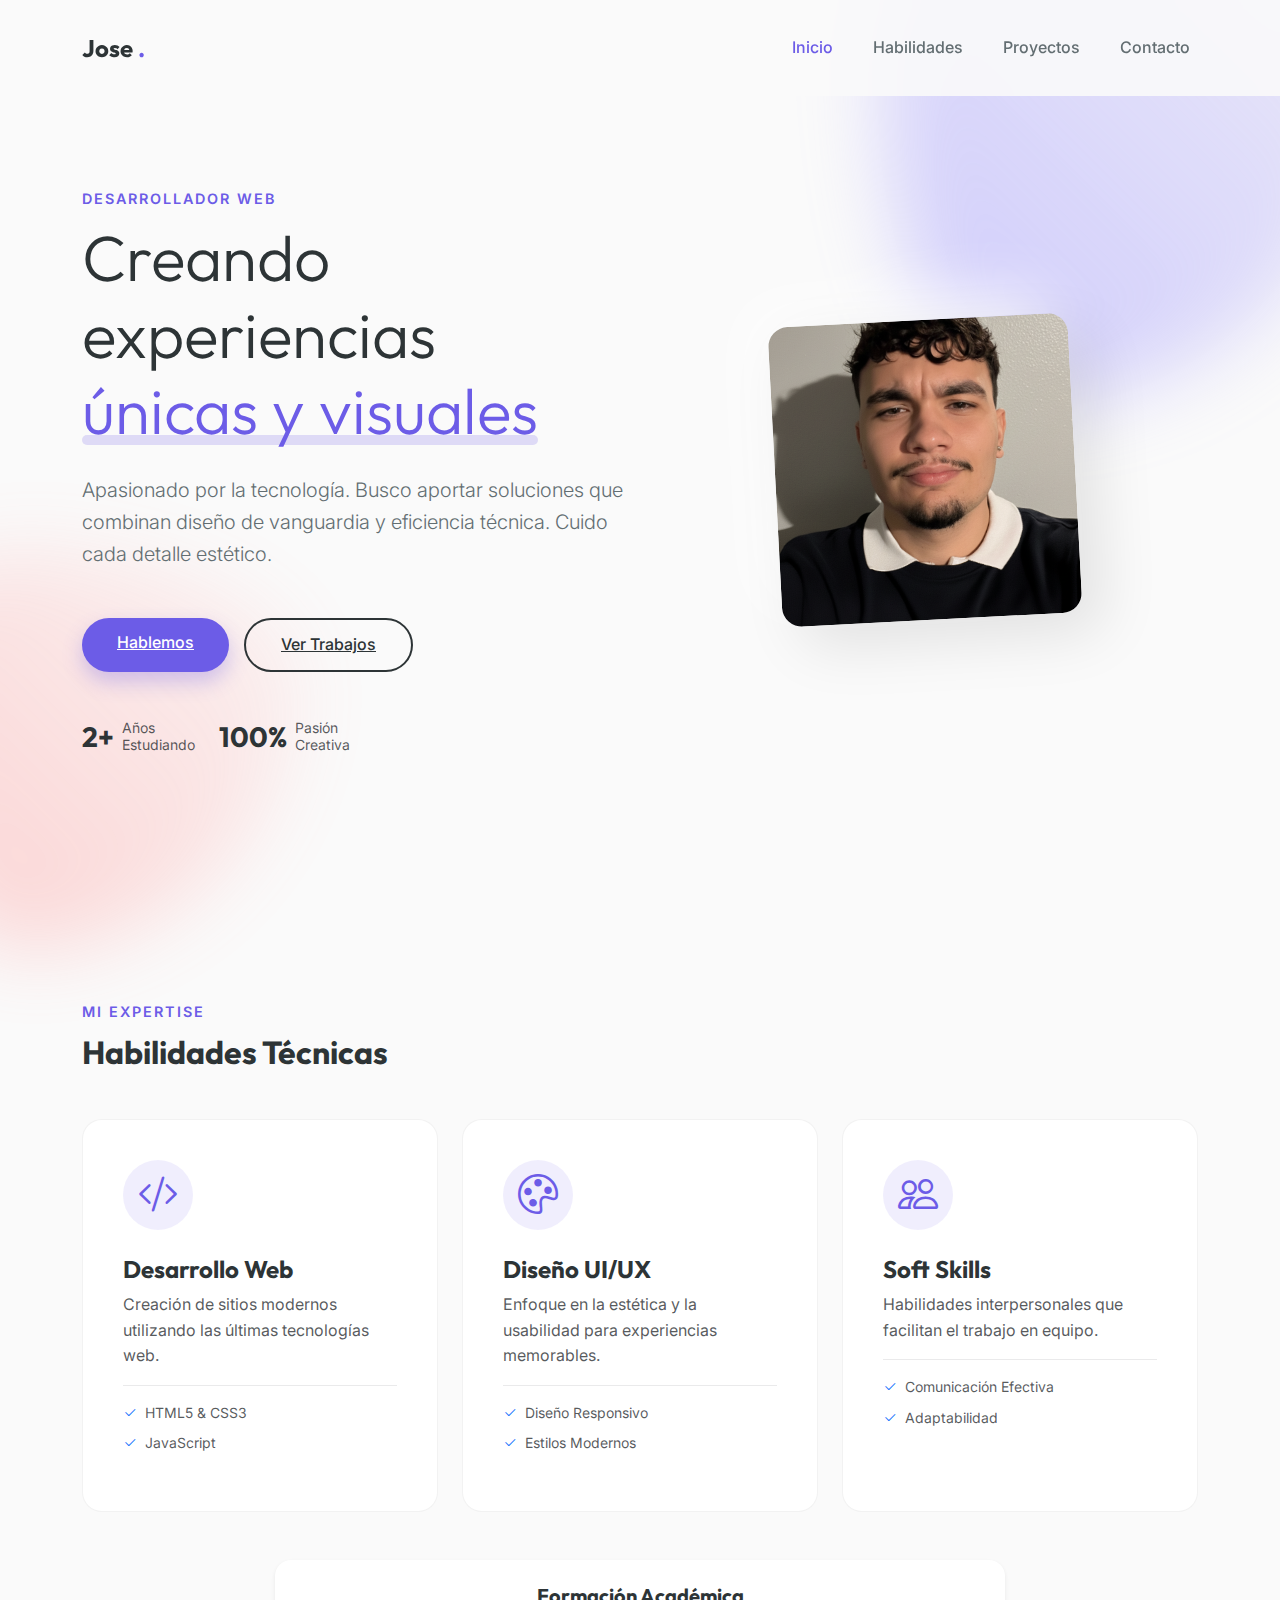
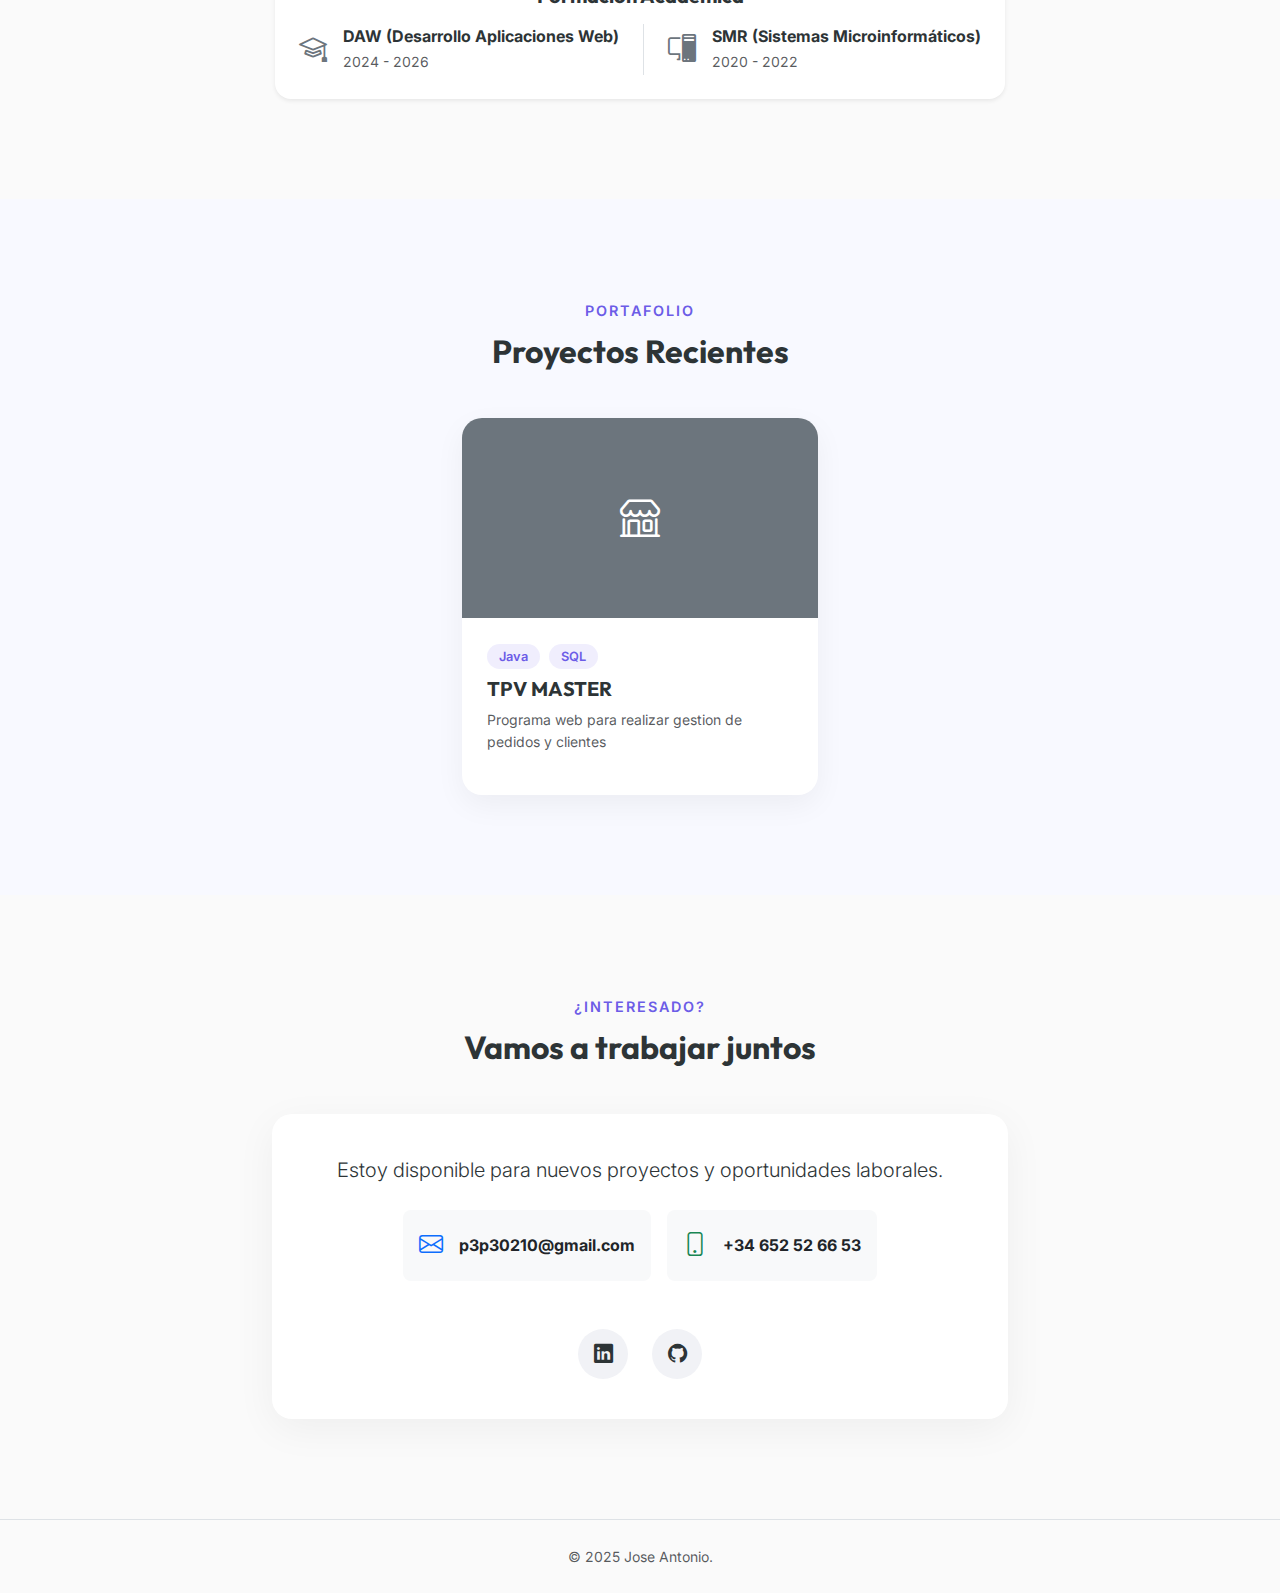
<file: index.html>
<!DOCTYPE html>
<html lang="es">

<head>
    <meta charset="UTF-8">
    <meta name="viewport" content="width=device-width, initial-scale=1.0">
    <title>Jose Antonio | Portfolio</title>
    <!-- Bootstrap 5 -->
    <link href="https://cdn.jsdelivr.net/npm/bootstrap@5.3.2/dist/css/bootstrap.min.css" rel="stylesheet">
    <!-- Bootstrap Icons -->
    <link href="https://cdn.jsdelivr.net/npm/bootstrap-icons/font/bootstrap-icons.css" rel="stylesheet">
    <!-- Google Fonts: Outfit & Inter -->
    <link
        href="https://fonts.googleapis.com/css2?family=Inter:wght@300;400;600&family=Outfit:wght@300;500;700&display=swap"
        rel="stylesheet">
    <link rel="stylesheet" href="style.css">

</head>

<body>

    <div class="shape-blob blob-1"></div>
    <div class="shape-blob blob-2"></div>

    <!-- Navbar -->
    <nav class="navbar navbar-expand-lg fixed-top">
        <div class="container">
            <a class="navbar-brand" href="#">Jose <span style="color: var(--accent-color);">.</span></a>
            <button class="navbar-toggler" type="button" data-bs-toggle="collapse" data-bs-target="#navbarNav">
                <span class="navbar-toggler-icon"></span>
            </button>
            <div class="collapse navbar-collapse justify-content-end" id="navbarNav">
                <ul class="navbar-nav">
                    <li class="nav-item"><a class="nav-link active" href="#inicio">Inicio</a></li>
                    <li class="nav-item"><a class="nav-link" href="#habilidades">Habilidades</a></li>
                    <li class="nav-item"><a class="nav-link" href="#proyectos">Proyectos</a></li>
                    <li class="nav-item"><a class="nav-link" href="#contacto">Contacto</a></li>
                </ul>
            </div>
        </div>
    </nav>

    <!-- Hero Section -->
    <section id="inicio" class="hero">
        <div class="container">
            <div class="row align-items-center">
                <div class="col-lg-6 mb-5 mb-lg-0">
                    <span class="subtitle">Desarrollador Web</span>
                    <h1 class="display-3 mb-4">Creando experiencias <br /><span class="highlight-text">únicas y
                            visuales</span></h1>
                    <p class="lead mb-5" style="color: var(--text-muted);">
                        Apasionado por la tecnología. Busco aportar soluciones que combinan diseño de vanguardia y
                        eficiencia técnica. Cuido cada detalle estético.
                    </p>
                    <div class="d-flex">
                        <a href="#contacto" class="btn-custom">Hablemos</a>
                        <a href="#proyectos" class="btn-outline-custom">Ver Trabajos</a>
                    </div>

                    <div class="mt-5 d-flex align-items-center">
                        <div class="d-flex me-4 text-center">
                            <h3 class="mb-0 fw-bold me-2">2+</h3>
                            <small class="text-muted text-start" style="line-height: 1.2;">Años<br>Estudiando</small>
                        </div>
                        <div class="d-flex text-center">
                            <h3 class="mb-0 fw-bold me-2">100%</h3>
                            <small class="text-muted text-start" style="line-height: 1.2;">Pasión<br>Creativa</small>
                        </div>
                    </div>
                </div>
                <div class="col-lg-6 text-center hero-img-container">
                    <!-- Usamos la imagen existente del usuario -->
                    <img src="img/fotocurriculum.png" alt="Jose Antonio" class="hero-img">
                </div>
            </div>
        </div>
    </section>

    <!-- About / Skills -->
    <section id="habilidades">
        <div class="container">
            <div class="row mb-5">
                <div class="col-lg-6">
                    <span class="subtitle">Mi Expertise</span>
                    <h2 class="mb-0">Habilidades Técnicas</h2>
                </div>
            </div>

            <div class="row g-4">
                <div class="col-md-4">
                    <div class="feature-card">
                        <div class="feature-icon">
                            <i class="bi bi-code-slash"></i>
                        </div>
                        <h4>Desarrollo Web</h4>
                        <p class="text-muted">Creación de sitios modernos utilizando las últimas tecnologías web.</p>
                        <hr style="opacity: 0.1;">
                        <ul class="list-unstyled text-muted small">
                            <li class="mb-2"><i class="bi bi-check2 me-2 text-primary"></i>HTML5 & CSS3</li>
                            <li><i class="bi bi-check2 me-2 text-primary"></i>JavaScript</li>
                        </ul>
                    </div>
                </div>
                <div class="col-md-4">
                    <div class="feature-card">
                        <div class="feature-icon">
                            <i class="bi bi-palette"></i>
                        </div>
                        <h4>Diseño UI/UX</h4>
                        <p class="text-muted">Enfoque en la estética y la usabilidad para experiencias memorables.</p>
                        <hr style="opacity: 0.1;">
                        <ul class="list-unstyled text-muted small">
                            <li class="mb-2"><i class="bi bi-check2 me-2 text-primary"></i>Diseño Responsivo</li>
                            <li><i class="bi bi-check2 me-2 text-primary"></i>Estilos Modernos</li>
                        </ul>
                    </div>
                </div>
                <div class="col-md-4">
                    <div class="feature-card">
                        <div class="feature-icon">
                            <i class="bi bi-people"></i>
                        </div>
                        <h4>Soft Skills</h4>
                        <p class="text-muted">Habilidades interpersonales que facilitan el trabajo en equipo.</p>
                        <hr style="opacity: 0.1;">
                        <ul class="list-unstyled text-muted small">
                            <li class="mb-2"><i class="bi bi-check2 me-2 text-primary"></i>Comunicación Efectiva</li>
                            <li><i class="bi bi-check2 me-2 text-primary"></i>Adaptabilidad</li>
                        </ul>
                    </div>
                </div>
            </div>

            <div class="row mt-5">
                <div class="col-12 text-center">
                    <div class="p-4 bg-white rounded-4 shadow-sm d-inline-block">
                        <h5 class="mb-3">Formación Académica</h5>
                        <div class="d-flex flex-wrap justify-content-center gap-4">
                            <div class="d-flex align-items-center">
                                <i class="bi bi-mortarboard fs-3 me-3 text-secondary"></i>
                                <div class="text-start">
                                    <div class="fw-bold">DAW (Desarrollo Aplicaciones Web)</div>
                                    <small class="text-muted">2024 - 2026</small>
                                </div>
                            </div>
                            <div class="border-start d-none d-md-block"></div>
                            <div class="d-flex align-items-center">
                                <i class="bi bi-pc-display fs-3 me-3 text-secondary"></i>
                                <div class="text-start">
                                    <div class="fw-bold">SMR (Sistemas Microinformáticos)</div>
                                    <small class="text-muted">2020 - 2022</small>
                                </div>
                            </div>
                        </div>
                    </div>
                </div>
            </div>
        </div>
    </section>

    <section id="proyectos" style="background-color: #F8F9FF;">
        <div class="container">
            <div class="text-center mb-5">
                <span class="subtitle">Portafolio</span>
                <h2>Proyectos Recientes</h2>
            </div>

            <div class="row g-4 justify-content-center">
                <!-- Proyecto 1 -->
                <div class="col-md-6 col-lg-4">
                    <div class="project-card">
                        <div class="project-img">
                            <!-- Placeholder -->
                            <div class="d-flex align-items-center justify-content-center h-100 bg-secondary text-white">
                                <i class="bi bi-shop fs-1"></i>
                            </div>
                        </div>
                        <div class="project-content">
                            <div class="mb-2">
                                <span class="tag">Java</span>
                                <span class="tag">SQL</span>
                            </div>
                            <h5 class="mb-2">TPV MASTER</h5>
                            <p class="text-muted small">Programa web para realizar gestion de pedidos y clientes</p>

                        </div>
                    </div>
                </div>
            </div>
        </div>
    </section>

    <!-- Contact -->
    <section id="contacto">
        <div class="container">
            <div class="row justify-content-center">
                <div class="col-lg-8 text-center">
                    <span class="subtitle">¿Interesado?</span>
                    <h2 class="mb-5">Vamos a trabajar juntos</h2>

                    <div class="contact-card">
                        <p class="lead mb-4">Estoy disponible para nuevos proyectos y oportunidades laborales.</p>

                        <div class="d-flex justify-content-center flex-wrap gap-3 mb-5">
                            <a href="mailto:p3p30210@gmail.com"
                                class="d-flex align-items-center text-decoration-none text-dark p-3 bg-light rounded-3">
                                <i class="bi bi-envelope fs-4 me-3 text-primary"></i>
                                <span class="fw-bold">p3p30210@gmail.com</span>
                            </a>
                            <a href="tel:+34652526653"
                                class="d-flex align-items-center text-decoration-none text-dark p-3 bg-light rounded-3">
                                <i class="bi bi-phone fs-4 me-3 text-success"></i>
                                <span class="fw-bold">+34 652 52 66 53</span>
                            </a>
                        </div>

                        <div class="social-links">
                            <a href="https://www.linkedin.com/in/pepe-salado-04b968397/" class="social-link"><i
                                    class="bi bi-linkedin"></i></a>
                            <a href="https://github.com/PepeSM04" class="social-link"><i class="bi bi-github"></i></a>
                        </div>
                    </div>
                </div>
            </div>
        </div>
    </section>

    <footer class="py-4 text-center text-muted border-top">
        <small>&copy; 2025 Jose Antonio.</small>
    </footer>

    <!-- Bootstrap JS -->
    <script src="https://cdn.jsdelivr.net/npm/bootstrap@5.3.2/dist/js/bootstrap.bundle.min.js"></script>
</body>


</html>
</file>
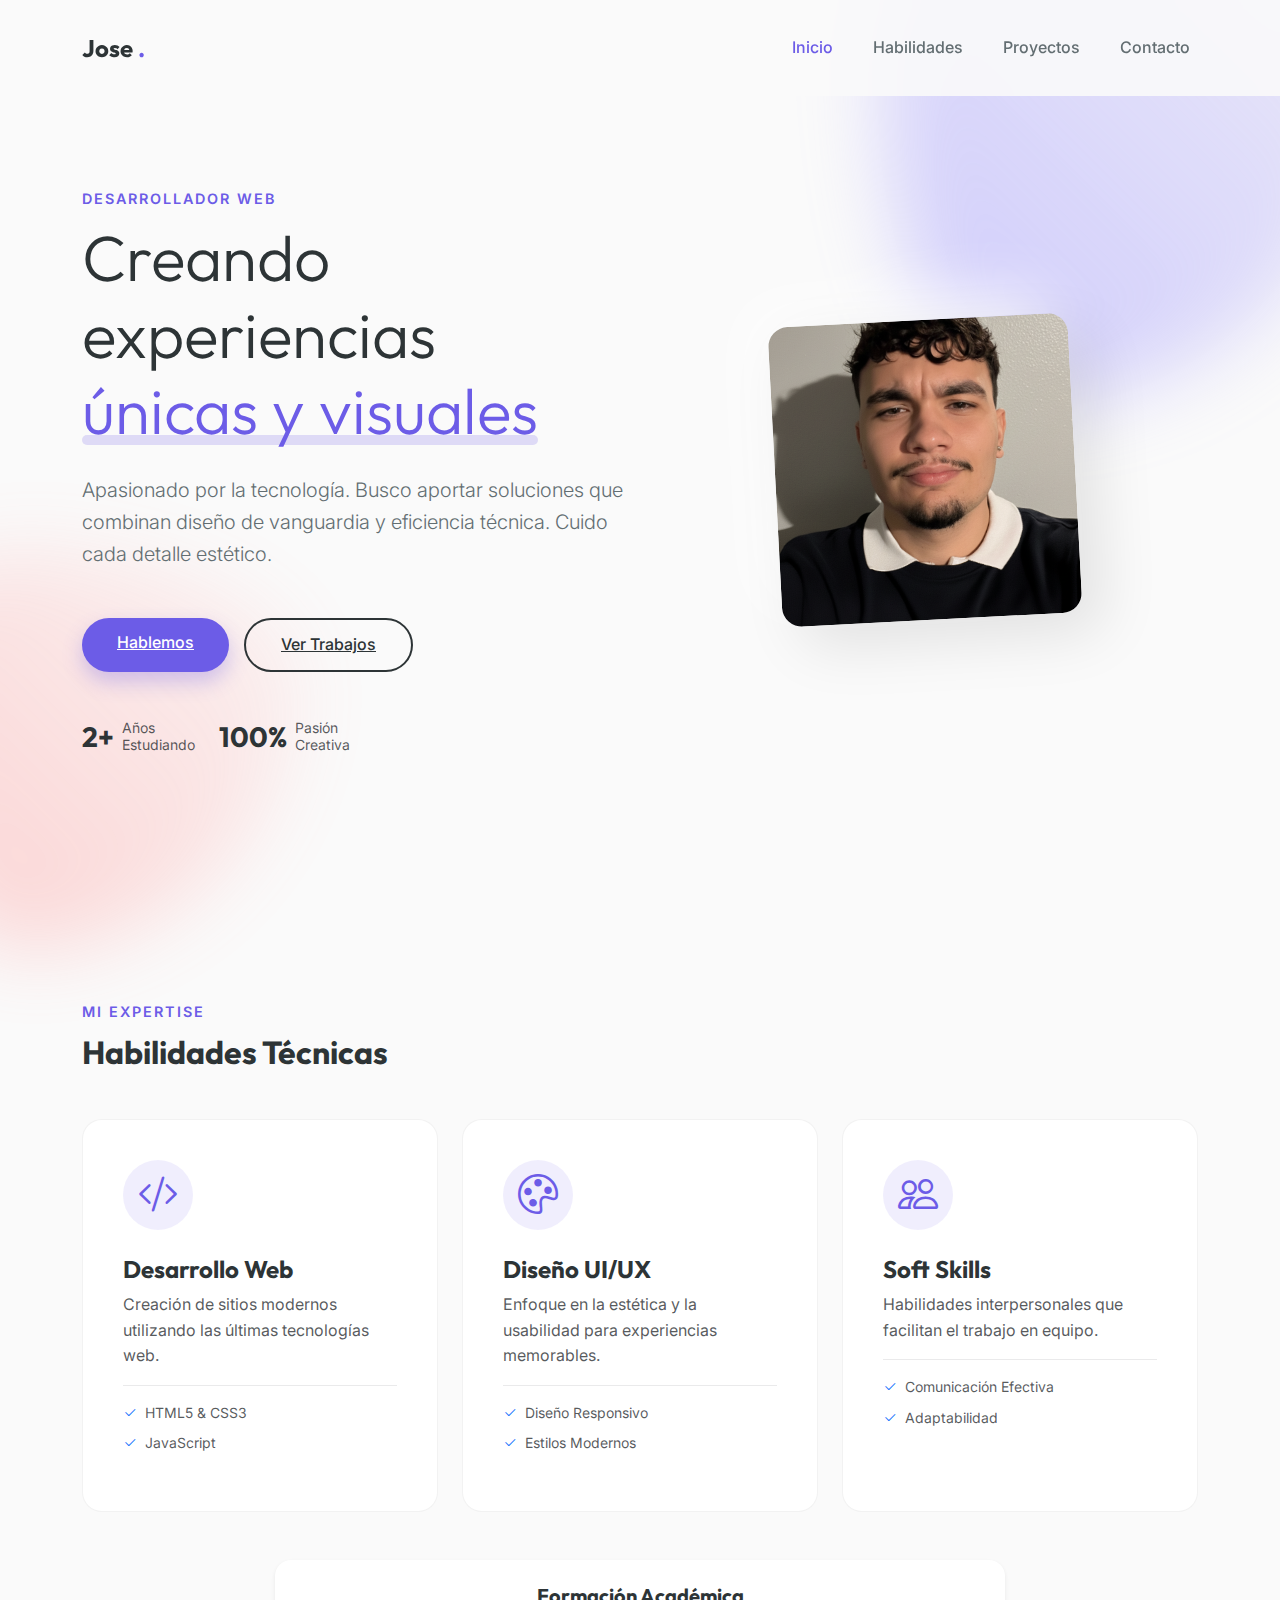
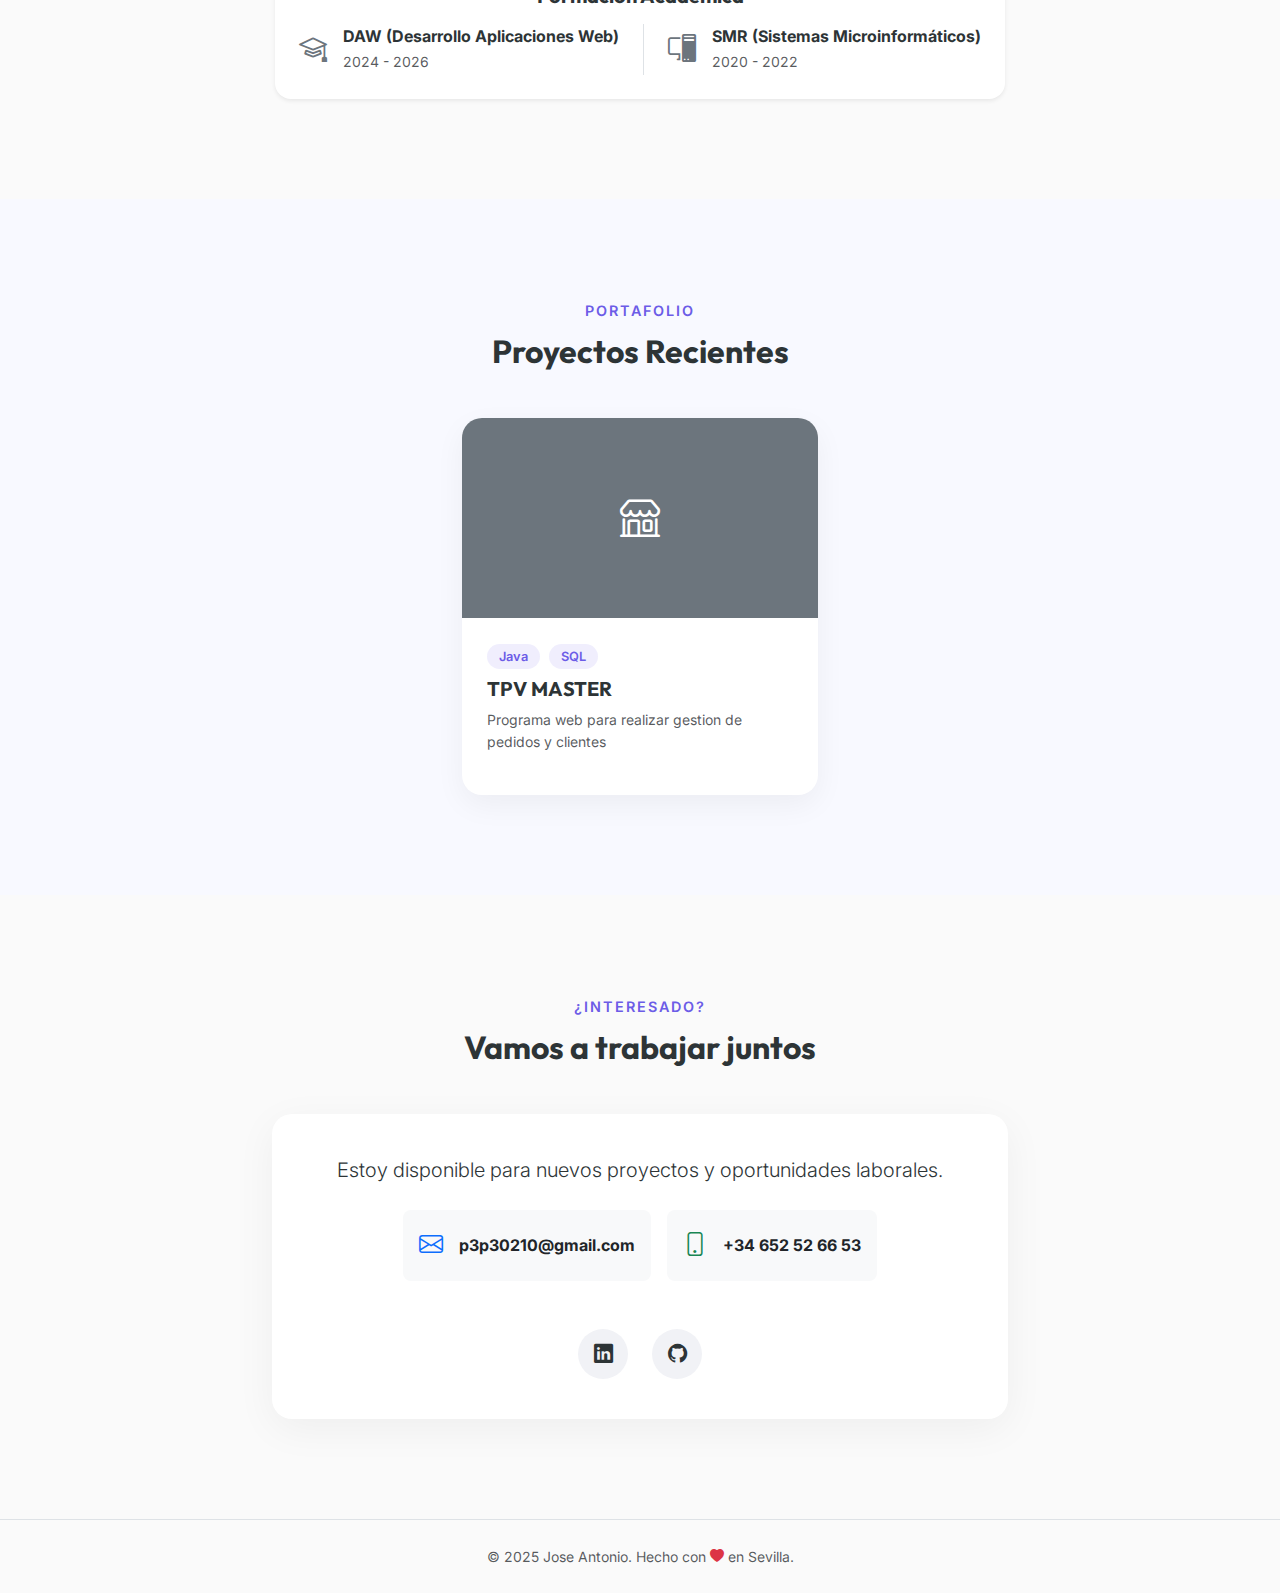
<file: Portfolio.html>
<!DOCTYPE html>
<html lang="es">

<head>
    <meta charset="UTF-8">
    <meta name="viewport" content="width=device-width, initial-scale=1.0">
    <title>Jose Antonio | Portfolio</title>
    <!-- Bootstrap 5 -->
    <link href="https://cdn.jsdelivr.net/npm/bootstrap@5.3.2/dist/css/bootstrap.min.css" rel="stylesheet">
    <!-- Bootstrap Icons -->
    <link href="https://cdn.jsdelivr.net/npm/bootstrap-icons/font/bootstrap-icons.css" rel="stylesheet">
    <!-- Google Fonts: Outfit & Inter -->
    <link
        href="https://fonts.googleapis.com/css2?family=Inter:wght@300;400;600&family=Outfit:wght@300;500;700&display=swap"
        rel="stylesheet">
    <link rel="stylesheet" href="style.css">

</head>

<body>

    <div class="shape-blob blob-1"></div>
    <div class="shape-blob blob-2"></div>

    <!-- Navbar -->
    <nav class="navbar navbar-expand-lg fixed-top">
        <div class="container">
            <a class="navbar-brand" href="#">Jose <span style="color: var(--accent-color);">.</span></a>
            <button class="navbar-toggler" type="button" data-bs-toggle="collapse" data-bs-target="#navbarNav">
                <span class="navbar-toggler-icon"></span>
            </button>
            <div class="collapse navbar-collapse justify-content-end" id="navbarNav">
                <ul class="navbar-nav">
                    <li class="nav-item"><a class="nav-link active" href="#inicio">Inicio</a></li>
                    <li class="nav-item"><a class="nav-link" href="#habilidades">Habilidades</a></li>
                    <li class="nav-item"><a class="nav-link" href="#proyectos">Proyectos</a></li>
                    <li class="nav-item"><a class="nav-link" href="#contacto">Contacto</a></li>
                </ul>
            </div>
        </div>
    </nav>

    <!-- Hero Section -->
    <section id="inicio" class="hero">
        <div class="container">
            <div class="row align-items-center">
                <div class="col-lg-6 mb-5 mb-lg-0">
                    <span class="subtitle">Desarrollador Web</span>
                    <h1 class="display-3 mb-4">Creando experiencias <br /><span class="highlight-text">únicas y
                            visuales</span></h1>
                    <p class="lead mb-5" style="color: var(--text-muted);">
                        Apasionado por la tecnología. Busco aportar soluciones que combinan diseño de vanguardia y
                        eficiencia técnica. Cuido cada detalle estético.
                    </p>
                    <div class="d-flex">
                        <a href="#contacto" class="btn-custom">Hablemos</a>
                        <a href="#proyectos" class="btn-outline-custom">Ver Trabajos</a>
                    </div>

                    <div class="mt-5 d-flex align-items-center">
                        <div class="d-flex me-4 text-center">
                            <h3 class="mb-0 fw-bold me-2">2+</h3>
                            <small class="text-muted text-start" style="line-height: 1.2;">Años<br>Estudiando</small>
                        </div>
                        <div class="d-flex text-center">
                            <h3 class="mb-0 fw-bold me-2">100%</h3>
                            <small class="text-muted text-start" style="line-height: 1.2;">Pasión<br>Creativa</small>
                        </div>
                    </div>
                </div>
                <div class="col-lg-6 text-center hero-img-container">
                    <!-- Usamos la imagen existente del usuario -->
                    <img src="img/fotocurriculum.png" alt="Jose Antonio" class="hero-img">
                </div>
            </div>
        </div>
    </section>

    <!-- About / Skills -->
    <section id="habilidades">
        <div class="container">
            <div class="row mb-5">
                <div class="col-lg-6">
                    <span class="subtitle">Mi Expertise</span>
                    <h2 class="mb-0">Habilidades Técnicas</h2>
                </div>
            </div>

            <div class="row g-4">
                <div class="col-md-4">
                    <div class="feature-card">
                        <div class="feature-icon">
                            <i class="bi bi-code-slash"></i>
                        </div>
                        <h4>Desarrollo Web</h4>
                        <p class="text-muted">Creación de sitios modernos utilizando las últimas tecnologías web.</p>
                        <hr style="opacity: 0.1;">
                        <ul class="list-unstyled text-muted small">
                            <li class="mb-2"><i class="bi bi-check2 me-2 text-primary"></i>HTML5 & CSS3</li>
                            <li><i class="bi bi-check2 me-2 text-primary"></i>JavaScript</li>
                        </ul>
                    </div>
                </div>
                <div class="col-md-4">
                    <div class="feature-card">
                        <div class="feature-icon">
                            <i class="bi bi-palette"></i>
                        </div>
                        <h4>Diseño UI/UX</h4>
                        <p class="text-muted">Enfoque en la estética y la usabilidad para experiencias memorables.</p>
                        <hr style="opacity: 0.1;">
                        <ul class="list-unstyled text-muted small">
                            <li class="mb-2"><i class="bi bi-check2 me-2 text-primary"></i>Diseño Responsivo</li>
                            <li><i class="bi bi-check2 me-2 text-primary"></i>Estilos Modernos</li>
                        </ul>
                    </div>
                </div>
                <div class="col-md-4">
                    <div class="feature-card">
                        <div class="feature-icon">
                            <i class="bi bi-people"></i>
                        </div>
                        <h4>Soft Skills</h4>
                        <p class="text-muted">Habilidades interpersonales que facilitan el trabajo en equipo.</p>
                        <hr style="opacity: 0.1;">
                        <ul class="list-unstyled text-muted small">
                            <li class="mb-2"><i class="bi bi-check2 me-2 text-primary"></i>Comunicación Efectiva</li>
                            <li><i class="bi bi-check2 me-2 text-primary"></i>Adaptabilidad</li>
                        </ul>
                    </div>
                </div>
            </div>

            <div class="row mt-5">
                <div class="col-12 text-center">
                    <div class="p-4 bg-white rounded-4 shadow-sm d-inline-block">
                        <h5 class="mb-3">Formación Académica</h5>
                        <div class="d-flex flex-wrap justify-content-center gap-4">
                            <div class="d-flex align-items-center">
                                <i class="bi bi-mortarboard fs-3 me-3 text-secondary"></i>
                                <div class="text-start">
                                    <div class="fw-bold">DAW (Desarrollo Aplicaciones Web)</div>
                                    <small class="text-muted">2024 - 2026</small>
                                </div>
                            </div>
                            <div class="border-start d-none d-md-block"></div>
                            <div class="d-flex align-items-center">
                                <i class="bi bi-pc-display fs-3 me-3 text-secondary"></i>
                                <div class="text-start">
                                    <div class="fw-bold">SMR (Sistemas Microinformáticos)</div>
                                    <small class="text-muted">2020 - 2022</small>
                                </div>
                            </div>
                        </div>
                    </div>
                </div>
            </div>
        </div>
    </section>

    <section id="proyectos" style="background-color: #F8F9FF;">
        <div class="container">
            <div class="text-center mb-5">
                <span class="subtitle">Portafolio</span>
                <h2>Proyectos Recientes</h2>
            </div>

            <div class="row g-4 justify-content-center">
                <!-- Proyecto 1 -->
                <div class="col-md-6 col-lg-4">
                    <div class="project-card">
                        <div class="project-img">
                            <!-- Placeholder -->
                            <div class="d-flex align-items-center justify-content-center h-100 bg-secondary text-white">
                                <i class="bi bi-shop fs-1"></i>
                            </div>
                        </div>
                        <div class="project-content">
                            <div class="mb-2">
                                <span class="tag">Java</span>
                                <span class="tag">SQL</span>
                            </div>
                            <h5 class="mb-2">TPV MASTER</h5>
                            <p class="text-muted small">Programa web para realizar gestion de pedidos y clientes</p>

                        </div>
                    </div>
                </div>
            </div>
        </div>
    </section>

    <!-- Contact -->
    <section id="contacto">
        <div class="container">
            <div class="row justify-content-center">
                <div class="col-lg-8 text-center">
                    <span class="subtitle">¿Interesado?</span>
                    <h2 class="mb-5">Vamos a trabajar juntos</h2>

                    <div class="contact-card">
                        <p class="lead mb-4">Estoy disponible para nuevos proyectos y oportunidades laborales.</p>

                        <div class="d-flex justify-content-center flex-wrap gap-3 mb-5">
                            <a href="mailto:p3p30210@gmail.com"
                                class="d-flex align-items-center text-decoration-none text-dark p-3 bg-light rounded-3">
                                <i class="bi bi-envelope fs-4 me-3 text-primary"></i>
                                <span class="fw-bold">p3p30210@gmail.com</span>
                            </a>
                            <a href="tel:+34652526653"
                                class="d-flex align-items-center text-decoration-none text-dark p-3 bg-light rounded-3">
                                <i class="bi bi-phone fs-4 me-3 text-success"></i>
                                <span class="fw-bold">+34 652 52 66 53</span>
                            </a>
                        </div>

                        <div class="social-links">
                            <a href="https://www.linkedin.com/in/pepe-salado-04b968397/" class="social-link"><i
                                    class="bi bi-linkedin"></i></a>
                            <a href="https://github.com/PepeSM04" class="social-link"><i class="bi bi-github"></i></a>
                        </div>
                    </div>
                </div>
            </div>
        </div>
    </section>

    <footer class="py-4 text-center text-muted border-top">
        <small>&copy; 2025 Jose Antonio. Hecho con <i class="bi bi-heart-fill text-danger"></i> en Sevilla.</small>
    </footer>

    <!-- Bootstrap JS -->
    <script src="https://cdn.jsdelivr.net/npm/bootstrap@5.3.2/dist/js/bootstrap.bundle.min.js"></script>
</body>

</html>
</file>
<file: style.css>
:root {
            --primary-color: #2D3436;
            --accent-color: #6C5CE7;
            --secondary-accent: #A29BFE;
            --bg-color: #FAFAFA;
            --card-bg: #FFFFFF;
            --text-muted: #636E72;
        }

        body {
            font-family: 'Inter', sans-serif;
            background-color: var(--bg-color);
            color: var(--primary-color);
            overflow-x: hidden;
            line-height: 1.6;
        }

        h1,
        h2,
        h3,
        h4,
        h5,
        h6,
        .navbar-brand {
            font-family: 'Outfit', sans-serif;
            font-weight: 700;
        }

        /* Navbar */
        .navbar {
            background-color: rgba(250, 250, 250, 0.9);
            backdrop-filter: blur(10px);
            padding: 1.5rem 0;
        }

        .navbar-brand {
            font-size: 1.5rem;
            color: var(--primary-color) !important;
        }

        .nav-link {
            color: var(--text-muted) !important;
            font-weight: 500;
            margin-left: 1.5rem;
            transition: color 0.3s ease;
        }

        .nav-link:hover,
        .nav-link.active {
            color: var(--accent-color) !important;
        }

        /* Hero Section */
        .hero {
            min-height: 100vh;
            display: flex;
            align-items: center;
            position: relative;
            padding-top: 140px;
        }

        /* Abstract shapes */
        .shape-blob {
            position: absolute;
            background: linear-gradient(45deg, var(--secondary-accent) 0%, rgba(108, 92, 231, 0.2) 100%);
            border-radius: 30% 70% 70% 30% / 30% 30% 70% 70%;
            z-index: -1;
            filter: blur(40px);
            animation: blob-bounce 10s infinite ease-in-out alternate;
        }

        .blob-1 {
            width: 500px;
            height: 500px;
            top: -100px;
            right: -100px;
            opacity: 0.5;
        }

        .blob-2 {
            width: 400px;
            height: 400px;
            bottom: -50px;
            left: -100px;
            background: linear-gradient(45deg, #FF7675 0%, rgba(255, 118, 117, 0.2) 100%);
            opacity: 0.3;
            animation-delay: -5s;
        }

        @keyframes blob-bounce {
            0% {
                transform: translate(0, 0) rotate(0deg);
            }

            100% {
                transform: translate(30px, 50px) rotate(10deg);
            }
        }

        .hero-img-container {
            position: relative;
        }

        .hero-img {
            width: 300px;
            /* Reduced specific size for elegance */
            height: 300px;
            object-fit: cover;
            border-radius: 20px;
            box-shadow: 20px 20px 60px rgba(0, 0, 0, 0.1), -20px -20px 60px rgba(255, 255, 255, 0.8);
            transform: rotate(-3deg);
            transition: transform 0.3s ease;
        }

        .hero-img:hover {
            transform: rotate(0deg) scale(1.02);
        }

        .highlight-text {
            color: var(--accent-color);
            position: relative;
            display: inline-block;
        }

        .highlight-text::after {
            content: '';
            position: absolute;
            width: 100%;
            height: 10px;
            background-color: rgba(108, 92, 231, 0.2);
            bottom: 5px;
            left: 0;
            z-index: -1;
            border-radius: 5px;
        }

        .btn-custom {
            background-color: var(--accent-color);
            color: white;
            padding: 12px 35px;
            border-radius: 50px;
            border: none;
            font-weight: 500;
            box-shadow: 0 10px 20px rgba(108, 92, 231, 0.3);
            transition: all 0.3s ease;
        }

        .btn-custom:hover {
            transform: translateY(-3px);
            box-shadow: 0 15px 30px rgba(108, 92, 231, 0.4);
            color: white;
        }

        .btn-outline-custom {
            border: 2px solid var(--primary-color);
            color: var(--primary-color);
            padding: 12px 35px;
            border-radius: 50px;
            font-weight: 500;
            margin-left: 15px;
            transition: all 0.3s ease;
        }

        .btn-outline-custom:hover {
            background-color: var(--primary-color);
            color: white;
        }

        /* Sections */
        section {
            padding: 100px 0;
        }

        .section-title {
            margin-bottom: 60px;
            position: relative;
        }

        .section-title h2 {
            font-size: 2.5rem;
            margin-bottom: 15px;
        }

        .subtitle {
            text-transform: uppercase;
            letter-spacing: 2px;
            color: var(--accent-color);
            font-size: 0.9rem;
            font-weight: 600;
            display: block;
            margin-bottom: 10px;
        }

        /* Cards */
        .feature-card {
            background: var(--card-bg);
            padding: 40px;
            border-radius: 20px;
            border: 1px solid rgba(0, 0, 0, 0.05);
            transition: all 0.3s ease;
            height: 100%;
        }

        .feature-card:hover {
            transform: translateY(-10px);
            box-shadow: 0 20px 40px rgba(0, 0, 0, 0.05);
            border-color: transparent;
        }

        .feature-icon {
            font-size: 2.5rem;
            color: var(--accent-color);
            margin-bottom: 25px;
            background: rgba(108, 92, 231, 0.1);
            width: 70px;
            height: 70px;
            display: flex;
            align-items: center;
            justify-content: center;
            border-radius: 50%;
        }

        /* Project Grid */
        .project-card {
            border-radius: 20px;
            overflow: hidden;
            background: white;
            box-shadow: 0 10px 30px rgba(0, 0, 0, 0.05);
            transition: all 0.3s ease;
        }

        .project-card:hover {
            transform: translateY(-5px);
            box-shadow: 0 20px 40px rgba(0, 0, 0, 0.1);
        }

        .project-img {
            height: 200px;
            background-color: #eee;
            position: relative;
            overflow: hidden;
        }

        .project-img img {
            width: 100%;
            height: 100%;
            object-fit: cover;
            transition: transform 0.5s ease;
        }

        .project-card:hover .project-img img {
            transform: scale(1.1);
        }

        .project-content {
            padding: 25px;
        }

        .tag {
            background: rgba(108, 92, 231, 0.1);
            color: var(--accent-color);
            padding: 5px 12px;
            border-radius: 20px;
            font-size: 0.8rem;
            font-weight: 600;
            margin-right: 5px;
        }

        /* Contact */
        .contact-card {
            background: white;
            padding: 40px;
            border-radius: 20px;
            box-shadow: 0 10px 40px rgba(0, 0, 0, 0.05);
            text-align: center;
        }

        .social-link {
            width: 50px;
            height: 50px;
            background-color: #f1f2f6;
            color: var(--primary-color);
            border-radius: 50%;
            display: inline-flex;
            align-items: center;
            justify-content: center;
            margin: 0 10px;
            text-decoration: none;
            transition: all 0.3s ease;
            font-size: 1.2rem;
        }

        .social-link:hover {
            background-color: var(--accent-color);
            color: white;
        }
</file>
